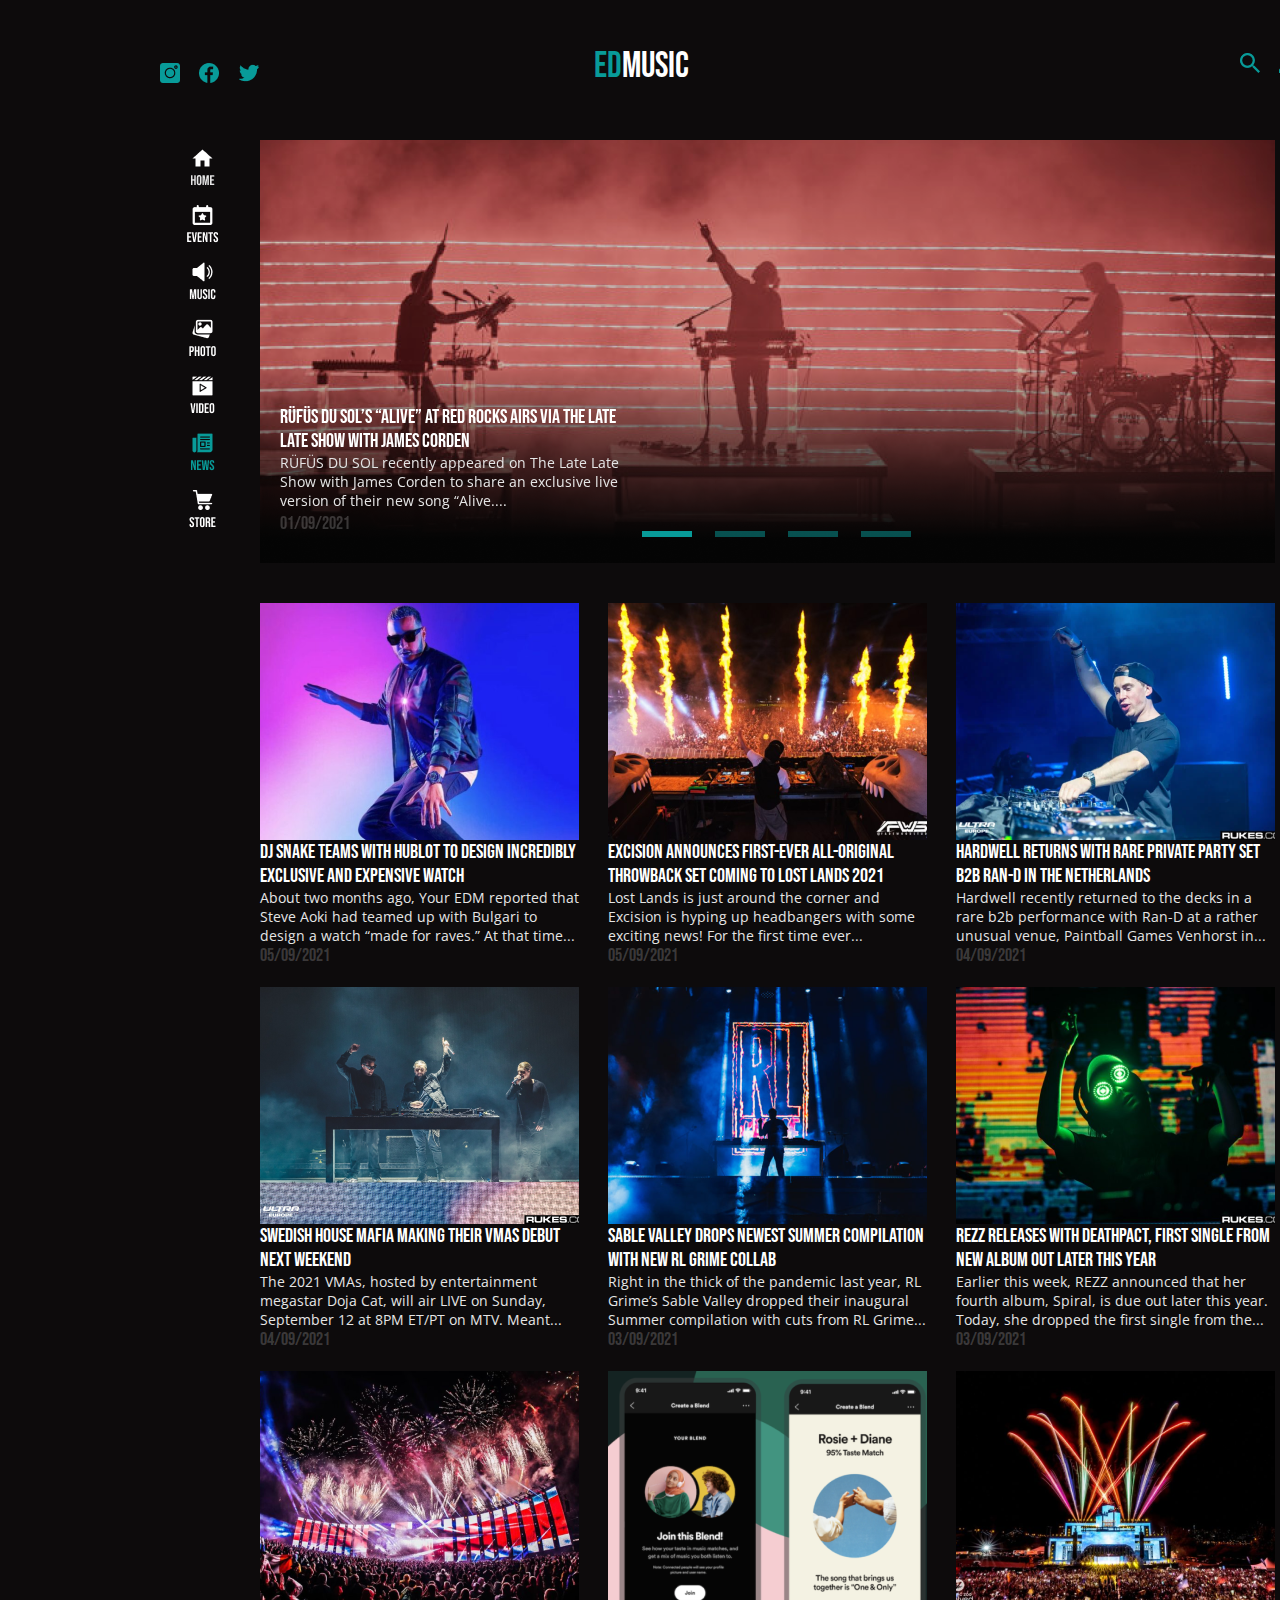
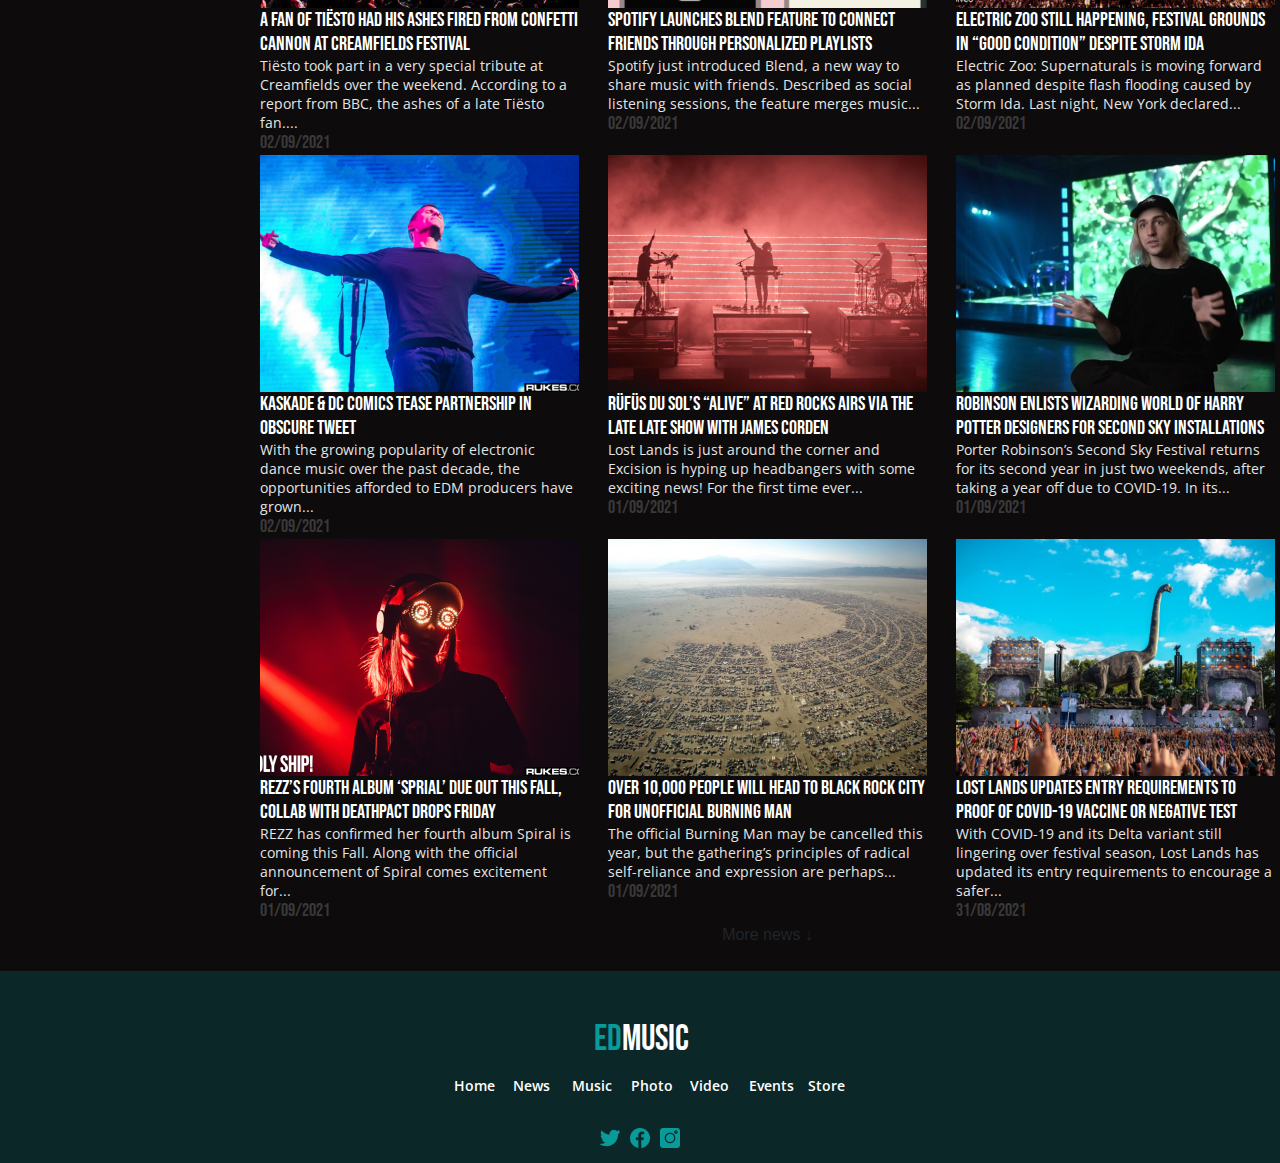
<file: News.html>
<!DOCTYPE html>
<html lang="en">

<head>
    <meta charset="UTF-8">
    <meta http-equiv="X-UA-Compatible" content="IE=edge">
    <meta name="viewport" content="width=device-width, initial-scale=1.0">
    <link rel="preconnect" href="https://fonts.googleapis.com">
    <link rel="preconnect" href="https://fonts.googleapis.com">
    <link rel="preconnect" href="https://fonts.gstatic.com" crossorigin>
    <link href="https://fonts.googleapis.com/css2?family=Bebas+Neue&family=Montserrat:wght@700&display=swap" rel="stylesheet">
    <link href="https://fonts.googleapis.com/css2?family=Open+Sans:wght@600&display=swap" rel="stylesheet">
    <link href="https://fonts.googleapis.com/css2?family=Open+Sans:wght@400;600&display=swap" rel="stylesheet">
    <link rel="stylesheet" href="/css_without_content/menu.css">
    <link rel="stylesheet" href="/css_without_content/header.css">
    <link rel="stylesheet" href="/css_without_content/footter.css">
    <link rel="stylesheet" href="/news_css/news.css">
    <link rel="stylesheet" href="/news_css/news_.mobile.css" media="all and (max-width: 375px)">
    <script src="https://ajax.googleapis.com/ajax/libs/jquery/3.5.1/jquery.min.js"></script>
    <script src="https://cdnjs.cloudflare.com/ajax/libs/popper.js/1.16.0/umd/popper.min.js"></script>
    <script src="https://maxcdn.bootstrapcdn.com/bootstrap/4.5.2/js/bootstrap.min.js"></script>
    <link rel="stylesheet" href="https://maxcdn.bootstrapcdn.com/bootstrap/4.5.2/css/bootstrap.min.css">

    <title>EDM MUSIC</title>
</head>
<header>
    <div class="header_text_part"><text class="header_text"><text class="header_text_ED">ED</text>MUSIC</text>
    </div>
    </label>
    <ul class="networks position_left">
        <li class="ul_in_line menu_li">
            <a class="instagram" href="#" title="instagram"><img src="img/free-icon-instagram-1051313 1 (1).png" alt="instagram"></a>
        </li>
        <li class="ul_in_line menu_li">
            <a class="facebook" href="#" title="facebook"><img src="img/free-icon-facebook-circular-logo-20673 1 (4).png" alt="facebook"></a>
        </li>
        <li class="ul_in_line menu_li">
            <a class="twitter" href="#" title="twitter"><img src="img/free-icon-twitter-152809 1 (3).png" alt="twitter"></a>
        </li>
    </ul>
    <ul class="networks position_right">
        <li class="ul_in_line menu_li"> <img class="search" src="img/search.png" alt="search"></a>
        </li>
        <li class="ul_in_line menu_li"> <img class="person" src="img/person.png" alt="authorisation"></a>
        </li>
    </ul>
</header>

<div class="menu">
    <a class="menu_part" href="/index.html" title="Homw"><img src="/img/Property 1=home, Property 2=inactive.png" alt=""></a>
    <a class="menu_part" href="#" title="Events"><img src="/img/Property 1=events, Property 2=inactive.png" alt=""></a>
    <a class="menu_part" href="/Music.html" title="Music"><img src="img/Property 1=music, Property 2=inactive.png" alt=""></a>
    <a class="menu_part" href="/Photo.html" title="Photos"><img src="/img/Property 1=photo, Property 2=inactive.png"></a>
    <a class="menu_part" href="#" title="Video"><img src="img/Property 1=video, Property 2=inactive.png"></a>
    <a class="menu_part" href="#" title="News"><img src="img/Property 1=news, Property 2=active.png" alt=""></a>
    <a class="menu_part" href="#" title="Store"><img src="img/Property 1=store, Property 2=inactive.png" alt=""></a>
</div>

<body class="body">
    <main class="content">
        <div class="news_carousel">
            <div id="demo" class="carousel slide" data-ride="carousel">
                <!-- Indicators -->
                <ul class="carousel-indicators">
                    <li data-target="#demo" data-slide-to="0" class="active"></li>
                    <li data-target="#demo" data-slide-to="1"></li>
                    <li data-target="#demo" data-slide-to="2"></li>
                    <li data-target="#demo" data-slide-to="3"></li>
                </ul>
                <!-- The slideshow -->
                <div class="carousel-inner">
                    <div class="carousel-item active">
                        <div class="flex_block">
                            <article class="carousel_news">RÜFÜS DU SOL’s “Alive” at Red Rocks Airs via The Late Late Show with James Corden </article>
                            <article class="carousel_text">RÜFÜS DU SOL recently appeared on The Late Late Show with James Corden to share an exclusive live version of their new song “Alive....</article>
                            <article class="carousel_data">01/09/2021</article>
                        </div>
                        <img src="/news/Group 20 (22).png">
                    </div>
                    <div class="carousel-item">
                        <div class="flex_block">
                            <article class="carousel_news" style="width: 425px;height: 24;">Swedish House Mafia Making Their VMAs Debut Next Weekend</article>
                            <article class="carousel_text">The 2021 VMAs, hosted by entertainment megastar Doja Cat, will air LIVE on Sunday, September 12 at 8PM ET/PT on MTV. Meant...</article>
                            <article class="carousel_data">04/09/2021</article>
                        </div>
                        <img src="/news/Group 20 (19).png">
                    </div>
                    <div class="carousel-item">
                        <div class="flex_block">
                            <article class="carousel_news">REZZ Releases with Deathpact, First Single From New Album Out Later This Year</article>
                            <article class="carousel_text">Earlier this week, REZZ announced that her fourth album, Spiral, is due out later this year. Today, she dropped the first single from the...</article>
                            <article class="carousel_data">03/09/2021</article>
                        </div>
                        <img src="/news/Group 20 (20).png">

                    </div>
                    <div class="carousel-item">
                        <div class="flex_block">
                            <article class="carousel_news">Robinson Enlists Wizarding World of Harry Potter Designers For Second Sky Installations</article>
                            <article class="carousel_text">Porter Robinson’s Second Sky Festival returns for its second year in just two weekends, after taking a year off due to COVID-19. In its...</article>
                            <article class="carousel_data">01/09/2021</article>
                        </div>
                        <img src="/news/Group 20 (21).png">
                    </div>
                </div>
            </div>
        </div>
        <div class="news_carousel_mobile">
            <div id="demo" class="carousel slide" data-ride="carousel">
                <!-- Indicators -->
                <ul class="carousel-indicators">
                    <li data-target="#demo" data-slide-to="0" class="active"></li>
                    <li data-target="#demo" data-slide-to="1"></li>
                    <li data-target="#demo" data-slide-to="2"></li>
                    <li data-target="#demo" data-slide-to="3"></li>
                </ul>
                <!-- The slideshow -->
                <div class="carousel-inner">
                    <div class="carousel-item active">
                        <article class="carousel_news">RÜFÜS DU SOL’s “Alive” at Red Rocks Airs via The Late Late Show with James Corden </article>
                        <article class="carousel_text">RÜFÜS DU SOL recently appeared on The Late Late Show with James Corden to share an exclusive live version of their new song “Alive....</article>
                        <article class="carousel_data">01/09/2021</article>
                        <img src="/news/Group 53.png">
                    </div>
                </div>
            </div>
        </div>
        <div class="news">
            <a href="#" style="margin-left: 0px;">
                <img src="/news/Rectangle 41 (16).png" alt="">
                <article class="title">DJ Snake Teams With Hublot To Design Incredibly Exclusive and Expensive Watch</article>
                <article class="text">About two months ago, Your EDM reported that Steve Aoki had teamed up with Bulgari to design a watch “made for raves.” At that time...</article>
                <article class="data">05/09/2021</article>
            </a>
            <a href="#">
                <img src="/news/Rectangle 41 (17).png" alt="">
                <article class="title">Excision Announces First-Ever All-Original Throwback Set Coming to Lost Lands 2021</article>
                <article class="text">Lost Lands is just around the corner and Excision is hyping up headbangers with some exciting news! For the first time ever...</article>
                <article class="data">05/09/2021</article>
            </a>
            <a href="#">
                <img src="/news/Rectangle 41 (18).png" alt="">
                <article class="title">Hardwell Returns with Rare Private Party Set b2b Ran-D in the Netherlands</article>
                <article class="text">Hardwell recently returned to the decks in a rare b2b performance with Ran-D at a rather unusual venue, Paintball Games Venhorst in...</article>
                <article class="data">04/09/2021</article>
            </a>
            <a href="#" style="margin-left: 0px;">
                <img src="/news/Rectangle 41 (19).png" alt="">
                <article class="title">Swedish House Mafia Making Their VMAs Debut Next Weekend</article>
                <article class="text">The 2021 VMAs, hosted by entertainment megastar Doja Cat, will air LIVE on Sunday, September 12 at 8PM ET/PT on MTV. Meant...</article>
                <article class="data">04/09/2021</article>
            </a>
            <a href="#">
                <img src="/news/Rectangle 41 (20).png " alt=" ">
                <article class="title ">Sable Valley Drops Newest Summer Compilation With New RL Grime Collab</article>
                <article class="text ">Right in the thick of the pandemic last year, RL Grime’s Sable Valley dropped their inaugural Summer compilation with cuts from RL Grime...</article>
                <article class="data ">03/09/2021</article>
            </a>
            <a href="# ">
                <img src="/news/Rectangle 41 (21).png " alt=" ">
                <article class="title ">REZZ Releases with Deathpact, First Single From New Album Out Later This Year</article>
                <article class="text ">Earlier this week, REZZ announced that her fourth album, Spiral, is due out later this year. Today, she dropped the first single from the...</article>
                <article class="data ">03/09/2021</article>
            </a>
            <a href="# " style="margin-left: 0px; ">
                <img src="/news/Rectangle 41 (22).png " alt=" ">
                <article class="title ">A Fan Of Tiësto Had His Ashes Fired from Confetti Cannon at Creamfields Festival</article>
                <article class="text ">Tiësto took part in a very special tribute at Creamfields over the weekend. According to a report from BBC, the ashes of a late Tiësto fan....</article>
                <article class="data ">02/09/2021</article>
            </a>
            <a href="# ">
                <img src="/news/Rectangle 41 (23).png " alt=" ">
                <article class="title ">Spotify Launches Blend Feature to Connect Friends Through Personalized Playlists</article>
                <article class="text ">Spotify just introduced Blend, a new way to share music with friends. Described as social listening sessions, the feature merges music...</article>
                <article class="data ">02/09/2021</article>
            </a>
            <a href="# ">
                <img src="/news/Rectangle 41 (24).png " alt=" ">
                <article class="title ">Electric Zoo Still Happening, Festival Grounds in “Good Condition” Despite Storm Ida</article>
                <article class="text ">Electric Zoo: Supernaturals is moving forward as planned despite flash flooding caused by Storm Ida. Last night, New York declared...</article>
                <article class="data ">02/09/2021</article>
            </a>
            <a href="# " style="margin-left: 0px; ">
                <img src="/news/Rectangle 41 (25).png " alt=" ">
                <article class="title ">Kaskade & DC Comics Tease Partnership In Obscure Tweet</article>
                <article class="text ">With the growing popularity of electronic dance music over the past decade, the opportunities afforded to EDM producers have grown...</article>
                <article class="data ">02/09/2021</article>
            </a>
            <a href="# ">
                <img src="/news/Rectangle 41 (26).png " alt=" ">
                <article class="title ">RÜFÜS DU SOL’s “Alive” at Red Rocks Airs via The Late Late Show with James Corden</article>
                <article class="text ">Lost Lands is just around the corner and Excision is hyping up headbangers with some exciting news! For the first time ever...</article>
                <article class="data ">01/09/2021</article>
            </a>
            <a href="# ">
                <img src="/news/Rectangle 41 (27).png " alt=" ">
                <article class="title ">Robinson Enlists Wizarding World of Harry Potter Designers For Second Sky Installations</article>
                <article class="text ">Porter Robinson’s Second Sky Festival returns for its second year in just two weekends, after taking a year off due to COVID-19. In its...</article>
                <article class="data ">01/09/2021</article>
            </a>
            <a href="# " style="margin-left: 0px; ">
                <img src="/news/Rectangle 41 (28).png " alt=" ">
                <article class="title ">REZZ’s Fourth Album ‘Sprial’ Due Out This Fall, Collab with DEATHPACT Drops Friday</article>
                <article class="text ">REZZ has confirmed her fourth album Spiral is coming this Fall. Along with the official announcement of Spiral comes excitement for...</article>
                <article class="data ">01/09/2021</article>
            </a>
            <a href="# ">
                <img src="/news/Rectangle 41 (29).png " alt=" ">
                <article class="title ">Over 10,000 People Will Head To Black Rock City For Unofficial Burning Man </article>
                <article class="text ">The official Burning Man may be cancelled this year, but the gathering’s principles of radical self-reliance and expression are perhaps...</article>
                <article class="data ">01/09/2021</article>
            </a>
            <a href="# ">
                <img src="/news/Rectangle 41 (30).png " alt=" ">
                <article class="title ">Lost Lands Updates Entry Requirements to Proof of COVID-19 Vaccine or Negative Test</article>
                <article class="text ">With COVID-19 and its Delta variant still lingering over festival season, Lost Lands has updated its entry requirements to encourage a safer...</article>
                <article class="data ">31/08/2021</article>
            </a>
        </div>
        <div class="news_mobile">
            <a href="#" style="margin-left: 0px;margin-top: 36px;">
                <img src="/news/Rectangle 41 (16).png" alt="">
                <article class="title">DJ Snake Teams With Hublot To Design Incredibly Exclusive and Expensive Watch</article>
                <article class="text">About two months ago, Your EDM reported that Steve Aoki had teamed up with Bulgari to design a watch “made for raves.” At that time...</article>
                <article class="data">05/09/2021</article>
            </a>
            <a href="#">
                <img src="/news/Rectangle 41 (17).png" alt="">
                <article class="title">Excision Announces First-Ever All-Original Throwback Set Coming to Lost Lands 2021</article>
                <article class="text">Lost Lands is just around the corner and Excision is hyping up headbangers with some exciting news! For the first time ever...</article>
                <article class="data">05/09/2021</article>
            </a>
            <a href="#">
                <img src="/news/Rectangle 41 (18).png" alt="">
                <article class="title">Hardwell Returns with Rare Private Party Set b2b Ran-D in the Netherlands</article>
                <article class="text">Hardwell recently returned to the decks in a rare b2b performance with Ran-D at a rather unusual venue, Paintball Games Venhorst in...</article>
                <article class="data">04/09/2021</article>
            </a>
            <a href="#" style="margin-left: 0px;">
                <img src="/news/Rectangle 41 (19).png" alt="">
                <article class="title">Swedish House Mafia Making Their VMAs Debut Next Weekend</article>
                <article class="text">The 2021 VMAs, hosted by entertainment megastar Doja Cat, will air LIVE on Sunday, September 12 at 8PM ET/PT on MTV. Meant...</article>
                <article class="data">04/09/2021</article>
            </a>
            <a href="#">
                <img src="/news/Rectangle 41 (20).png " alt=" ">
                <article class="title ">Sable Valley Drops Newest Summer Compilation With New RL Grime Collab</article>
                <article class="text ">Right in the thick of the pandemic last year, RL Grime’s Sable Valley dropped their inaugural Summer compilation with cuts from RL Grime...</article>
                <article class="data ">03/09/2021</article>
            </a>
            <a href="# ">
                <img src="/news/Rectangle 41 (21).png " alt=" ">
                <article class="title ">REZZ Releases with Deathpact, First Single From New Album Out Later This Year</article>
                <article class="text ">Earlier this week, REZZ announced that her fourth album, Spiral, is due out later this year. Today, she dropped the first single from the...</article>
                <article class="data ">03/09/2021</article>
            </a>
        </div>
        <article class="more_news" style="margin: 0px auto">More news &darr;</article>
    </main>
    <footer style="margin-top: 24px;">
        <div class="footer_text_part ">
            <text class="footer_text "><text class="footer_text_ED ">ED</text>MUSIC</text>
        </div>
        <div class="links ">
            <a class="footer_link " href="/index.html" title="Home">Home</a>
            <a class="footer_link " href="#" title="News ">News</a>
            <a class="footer_link " href="/Music.html" title="Music ">Music</a>
            <a class="footer_link " href="/Photo.html" title="Photo ">Photo</a>
            <a class="footer_link " href="#" title="Video ">Video</a>
            <a class="footer_link " href="#" title="Events ">Events</a>
            <a class="footer_link " href="#" title="Store ">Store</a>
        </div>
        <div class="networks_footer ">
            <a class="twitter " href=" "><img src="img/free-icon-twitter-152809 1 (3).png " alt="twitter "></a>
            <a class="facebook " href=" "><img src="img/free-icon-facebook-circular-logo-20673 1 (4).png " alt="facebook "></a>
            <a class="instagram " href=" "><img src="img/free-icon-instagram-1051313 1 (1).png " alt="instagram "></a>
        </div>
    </footer>

</body>

</html>
</file>
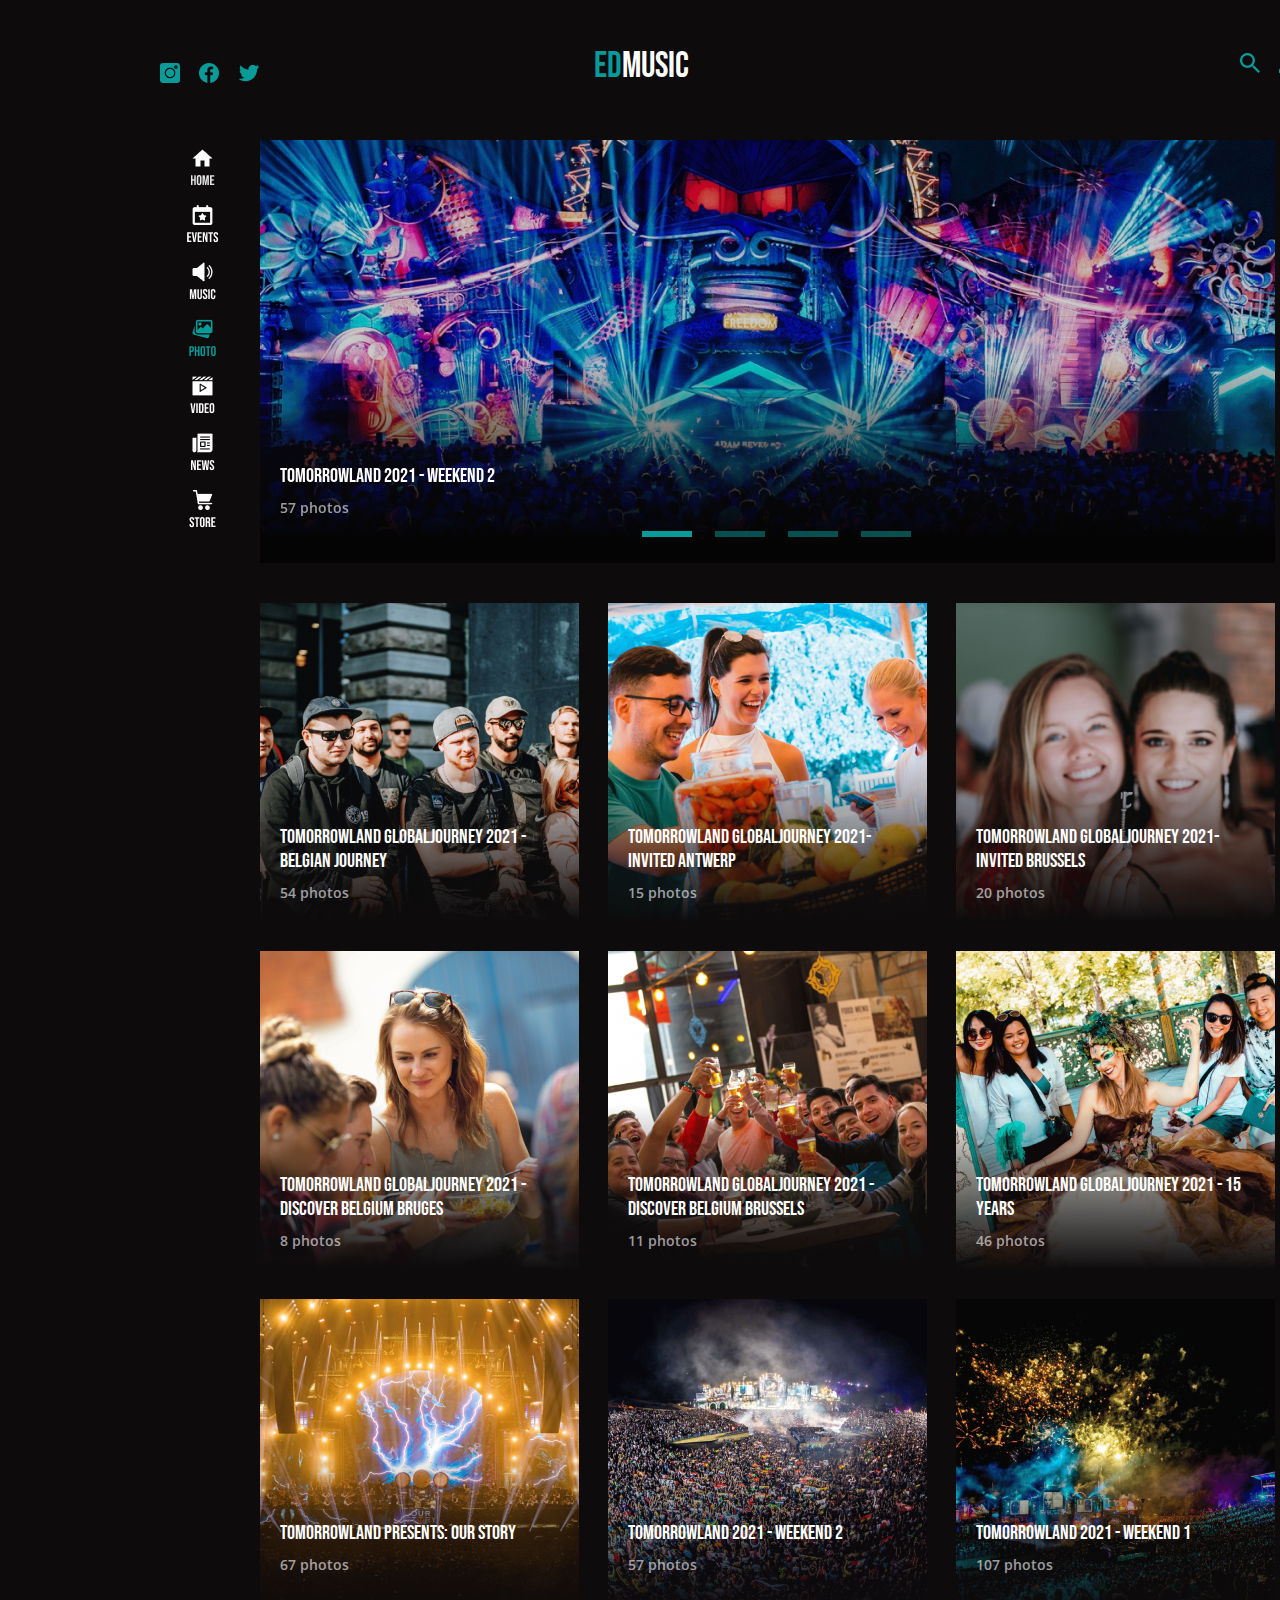
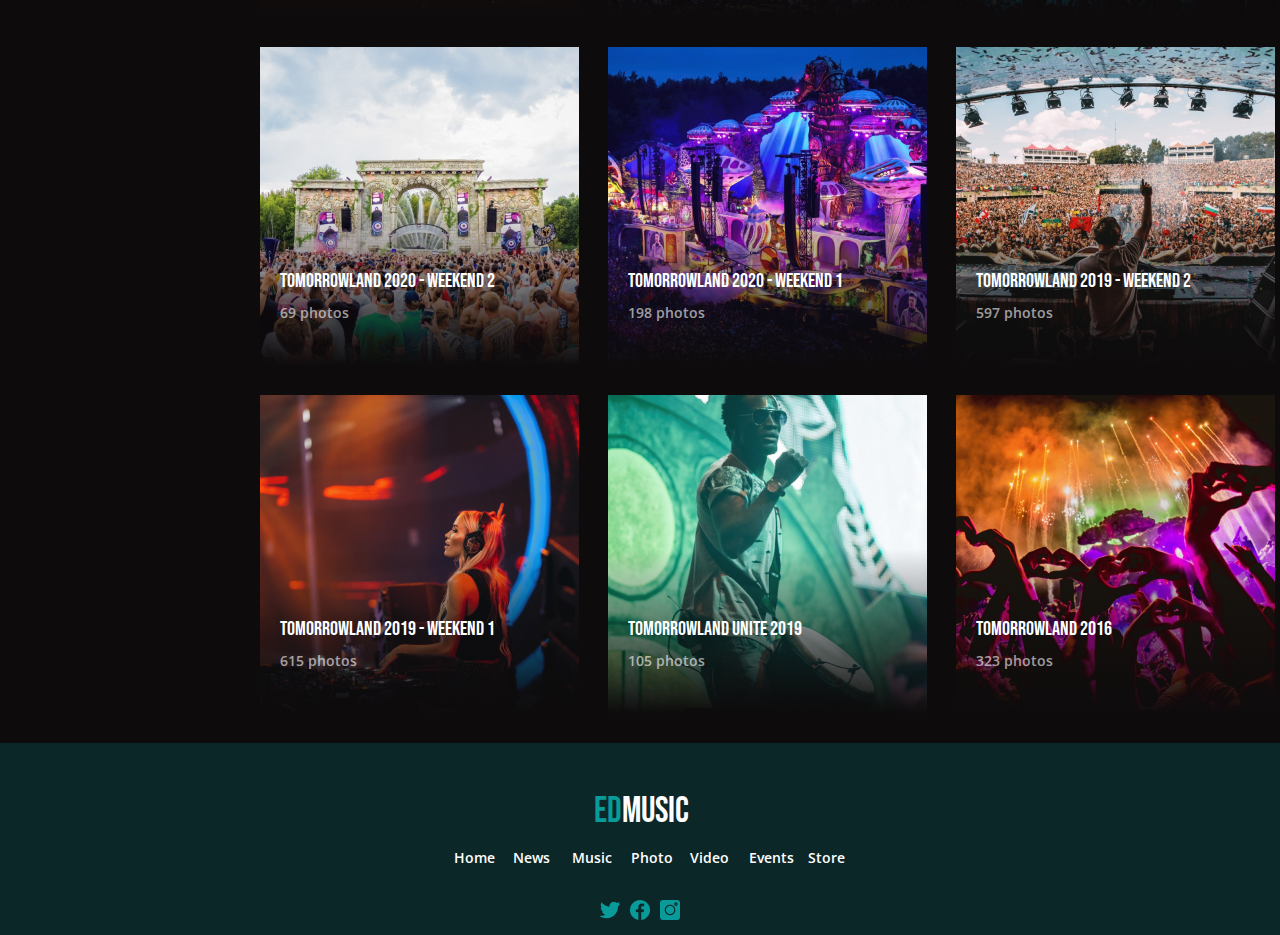
<file: Photo.html>
<!DOCTYPE html>
<html lang="en">

<head>
    <meta charset="UTF-8">
    <meta http-equiv="X-UA-Compatible" content="IE=edge">
    <meta name="viewport" content="width=device-width, initial-scale=1.0">
    <link rel="preconnect" href="https://fonts.googleapis.com">
    <link rel="preconnect" href="https://fonts.googleapis.com">
    <link rel="preconnect" href="https://fonts.gstatic.com" crossorigin>
    <link href="https://fonts.googleapis.com/css2?family=Bebas+Neue&family=Montserrat:wght@700&display=swap" rel="stylesheet">
    <link href="https://fonts.googleapis.com/css2?family=Open+Sans:wght@600&display=swap" rel="stylesheet">
    <link href="https://fonts.googleapis.com/css2?family=Open+Sans:wght@400;600&display=swap" rel="stylesheet">
    <link rel="stylesheet" href="/css_without_content/menu.css">
    <link rel="stylesheet" href="/css_without_content/header.css">
    <link rel="stylesheet" href="/css_without_content/footter.css">
    <link rel="stylesheet" href="/photo_css/photo.css" media="all and (min-width: 375px)">
    <link rel="stylesheet" href="/photo_css/photo_mobile.css" media="all and (max-width: 375px)">
    <script src="https://ajax.googleapis.com/ajax/libs/jquery/3.5.1/jquery.min.js"></script>
    <script src="https://cdnjs.cloudflare.com/ajax/libs/popper.js/1.16.0/umd/popper.min.js"></script>
    <script src="https://maxcdn.bootstrapcdn.com/bootstrap/4.5.2/js/bootstrap.min.js"></script>
    <link rel="stylesheet" href="https://maxcdn.bootstrapcdn.com/bootstrap/4.5.2/css/bootstrap.min.css">
    <title>EDM MUSIC</title>
</head>

<body class="body">
    <header>
        <div class="header_text_part"><text class="header_text"><text class="header_text_ED">ED</text>MUSIC</text>
        </div>
        <ul class="networks position_left">
            <li class="ul_in_line menu_li">
                <a class="instagram" href="#" title="instagram"><img src="img/free-icon-instagram-1051313 1 (1).png" alt="instagram"></a>
            </li>
            <li class="ul_in_line menu_li">
                <a class="facebook" href="#" title="facebook"><img src="img/free-icon-facebook-circular-logo-20673 1 (4).png" alt="facebook"></a>
            </li>
            <li class="ul_in_line menu_li">
                <a class="twitter" href="#" title="twitter"><img src="img/free-icon-twitter-152809 1 (3).png" alt="twitter"></a>
            </li>
        </ul>
        <ul class="networks position_right">
            <li class="ul_in_line menu_li"> <img class="search" src="img/search.png" alt="search"></a>
            </li>
            <li class="ul_in_line menu_li"> <img class="person" src="img/person.png" alt="authorisation"></a>
            </li>
        </ul>
    </header>

    <div class="menu">
        <a class="menu_part" href="/index.html" title="Homw"><img src="/albums/button (1).png" alt=""></a>
        <a class="menu_part" href="#" title="Events"><img src="/img/Property 1=events, Property 2=inactive.png" alt=""></a>
        <a class="menu_part" href="/Music.html" title="Music"><img src="img/Property 1=music, Property 2=inactive.png" alt=""></a>
        <a class="menu_part" href="#" title="Photos"><img src="/albums/button.png"></a>
        <a class="menu_part" href="#" title="Video"><img src="img/Property 1=video, Property 2=inactive.png"></a>
        <a class="menu_part" href="/News.html" title="News"><img src="img/Property 1=news, Property 2=inactive.png" alt=""></a>
        <a class="menu_part" href="#" title="Store"><img src="img/Property 1=store, Property 2=inactive.png" alt=""></a>
    </div>
    <main class="content">
        <div class="albums_carousel">
            <div id="demo" class="carousel slide" data-ride="carousel">
                <!-- Indicators -->
                <ul class="carousel-indicators">
                    <li data-target="#demo" data-slide-to="0" class="active"></li>
                    <li data-target="#demo" data-slide-to="1"></li>
                    <li data-target="#demo" data-slide-to="2"></li>
                    <li data-target="#demo" data-slide-to="3"></li>
                </ul>
                <!-- The slideshow -->
                <div class="carousel-inner">
                    <div class="carousel-item active">
                        <article class="album_title">TOMORROWLAND 2021 - WEEKEND 2 </article>
                        <article class="number_of_photos">57 photos</article>
                        <img src="/albums/Group 20 (27).png">
                    </div>
                    <div class="carousel-item">
                        <article class="album_title">TOMORROWLAND PRESENTS: OUR STORY</article>
                        <article class="number_of_photos">67 photos</article>
                        <img src="/albums/Group 20 (28).png">
                    </div>
                    <div class="carousel-item">
                        <article class="album_title">TOMORROWLAND 2021 - WEEKEND 1</article>
                        <article class="number_of_photos">107 photos</article>
                        <img src="/albums/Group 20 (30).png">

                    </div>
                    <div class="carousel-item">
                        <article class="album_title">TOMORROWLAND 2021 - WEEKEND 2</article>
                        <article class="number_of_photos">107 photos</article>
                        <img src="/albums/Group 20 (31).png">
                    </div>
                </div>
            </div>
        </div>
        <div class="photos">
            <a href="#" class="album_1" style="  margin-left: 0px;">
                <article class="album_title">TOMORROWLAND GLOBALJOURNEY 2021 - BELGIAN JOURNEY</article>
                <article class="number_of_photos">54 photos</article>
            </a>
            <a href="#" class="album_2">
                <article class="album_title">TOMORROWLAND GLOBALJOURNEY 2021-<br> INVITED ANTWERP</article>
                <article class="number_of_photos ">15 photos</article>
            </a>
            <a href="#" class="album_3">
                <article class="album_title">TOMORROWLAND GLOBALJOURNEY 2021-<br> INVITED BRUSSELS</article>
                <article class="number_of_photos ">20 photos</article>
            </a>
            <a href="#" class="album_4" style="  margin-left: 0px;">
                <article class="album_title">TOMORROWLAND GLOBALJOURNEY 2021 - DISCOVER BELGIUM BRUGES</article>
                <article class="number_of_photos ">8 photos</article>
            </a>
            <a href="#" class="album_5">
                <article class="album_title">TOMORROWLAND GLOBALJOURNEY 2021 - DISCOVER BELGIUM BRUSSELS</article>
                <article class="number_of_photos ">11 photos</article>
            </a>
            <a href="#" class="album_6">
                <article class="album_title">TOMORROWLAND GLOBALJOURNEY 2021 - 15 YEARS</article>
                <article class="number_of_photos ">46 photos</article>
            </a>
            <a href="#" class="album_7" style="  margin-left: 0px;">
                <article class="album_title">TOMORROWLAND PRESENTS: OUR STORY</article>
                <article class="number_of_photos ">67 photos</article>
            </a>
            <a href="#" class="album_8">
                <article class="album_title">TOMORROWLAND 2021 - WEEKEND 2</article>
                <article class="number_of_photos ">57 photos</article>
            </a>
            <a href="#" class="album_9">
                <article class="album_title">TOMORROWLAND 2021 - WEEKEND 1</article>
                <article class="number_of_photos ">107 photos</article>
            </a>
            <a href="#" class="album_10" style="  margin-left: 0px;">
                <article class="album_title">TOMORROWLAND 2020 - WEEKEND 2</article>
                <article class="number_of_photos ">69 photos</article>
            </a>
            <a href="#" class="album_11">
                <article class="album_title">TOMORROWLAND 2020 - WEEKEND 1</article>
                <article class="number_of_photos ">198 photos</article>
            </a>
            <a href="#" class="album_12">
                <article class="album_title">TOMORROWLAND 2019 - WEEKEND 2</article>
                <article class="number_of_photos ">597 photos</article>
            </a>
            <a href="#" class="album_13" style="  margin-left: 0px;">
                <article class="album_title">TOMORROWLAND 2019 - WEEKEND 1</article>
                <article class="number_of_photos ">615 photos</article>
            </a>
            <a href="#" class="album_14">
                <article class="album_title">TOMORROWLAND UNITE 2019</article>
                <article class="number_of_photos ">105 photos</article>
            </a>
            <a href="#" class="album_15">
                <article class="album_title">TOMORROWLAND 2016</article>
                <article class="number_of_photos ">323 photos</article>
            </a>
        </div>
    </main>
    <footer>
        <div class="footer_text_part">
            <text class="footer_text"><text class="footer_text_ED">ED</text>MUSIC</text>
        </div>
        <div class="links">
            <a class="footer_link " href="/index.html" title="Home">Home</a>
            <a class="footer_link " href="/News.html" title="News ">News</a>
            <a class="footer_link " href="/Music.html" title="Music ">Music</a>
            <a class="footer_link " href="#" title="Photo ">Photo</a>
            <a class="footer_link " href="#" title="Video ">Video</a>
            <a class="footer_link " href="#" title="Events ">Events</a>
            <a class="footer_link " href="#" title="Store ">Store</a>
        </div>
        <div class="networks_footer">
            <a class="twitter" href=""><img src="img/free-icon-twitter-152809 1 (3).png" alt="twitter"></a>
            <a class="facebook" href=""><img src="img/free-icon-facebook-circular-logo-20673 1 (4).png" alt="facebook"></a>
            <a class="instagram" href=""><img src="img/free-icon-instagram-1051313 1 (1).png" alt="instagram"></a>
        </div>
    </footer>

</body>

</html>
</file>
<file: css_without_content/menu.css>
.menu {
    position: absolute;
    width: 65px;
    height: 423px;
    list-style: none;
    display: block;
    margin-left: 160px;
}

.menu_part {
    letter-spacing: 0em;
    text-align: left;
    width: 220px;
    padding: 10px;
}

.menu img {
    width: 65px;
    height: 57px;
}

.menu img:hover {
    width: 63px;
    height: 55px;
    border: solid 2px beige;
}
</file>
<file: css_without_content/header.css>
.header {
    display: flex;
    align-items: center;
    justify-content: center;
    width: 100%;
    height: 113px;
    margin: 0px auto;
    background: url("/img/Line1.png") no-repeat center;
}

.header_text_part {
    display: flex;
    align-items: center;
    justify-content: center;
}

.header_text {
    padding-top: 28px;
    position: relative;
    width: 93px;
    height: 43px;
    font-family: Bebas Neue;
    margin-top: 17px;
    font-size: 36px;
    font-style: normal;
    line-height: 44px;
    letter-spacing: 0em;
    text-align: center;
    color: #ffffff;
}

.header_text text {
    color: #089B99;
}

.ul_in_line {
    list-style: none;
    display: inline;
    padding-right: 15px;
}

.ul_in_line img:hover {
    border: solid 1px bisque;
}

.position_left {
    position: relative;
    left: 120px;
}

.position_right {
    position: relative;
    left: 1200px;
    top: -50px;
}
</file>
<file: css_without_content/footter.css>
footer {
    background: rgba(8, 155, 153, 0.2);
    width: 100%;
    height: 192px;
}

.footer_text_part {
    display: flex;
    align-items: center;
    justify-content: center;
}

.footer_text {
    padding-top: 30px;
    position: relative;
    width: 93px;
    height: 43px;
    font-family: Bebas Neue;
    margin-top: 17px;
    font-size: 36px;
    font-style: normal;
    line-height: 44px;
    letter-spacing: 0em;
    text-align: center;
    color: #ffffff;
}

.footer_text text {
    color: #089B99;
}

.links {
    width: 557px;
    height: 29px;
    text-decoration: none;
    display: flex;
    align-items: center;
    justify-content: center;
    margin: auto;
    margin-top: 30px;
}

.links a {
    font-family: Open Sans;
    font-style: normal;
    font-weight: 600;
    font-size: 14px;
    line-height: 19px;
    padding-left: 0px;
    text-align: center;
    color: #ffffff;
    text-decoration: none;
    margin-left: 20px;
    padding-right: 10px;
}

.links a:hover {
    text-decoration: none;
    color: brown;
    font-style: normal;
    font-weight: 600;
    font-size: 14px;
    line-height: 19px;
    letter-spacing: 0em;
    text-align: center;
}

.footer_link {
    width: 39px;
    height: 19px;
    padding: 30px;
}

.networks_footer {
    margin-top: 30px;
    display: flex;
    justify-content: center;
    margin: 0px auto;
    padding-top: 30px;
    width: 90px;
    height: 20px;
}

.networks_footer a {
    margin: 5px;
}
</file>
<file: news_css/news.css>
html {
    background-color: #181727;
    display: grid;
}

.body {
    background-color: #0D0B0C !important;
    display: block;
    width: 100%;
    max-width: 1440px;
    margin: 0px auto;
}

header,
main,
footer {
    display: block;
    width: 100%;
    max-width: 1440px;
    margin: 0px auto;
}

.content {
    display: flex;
    justify-content: center;
    align-items: center;
    flex-wrap: wrap;
    max-width: 1015px;
    margin-left: 260px;
}

.news_mobile {
    display: none;
}

.news_carousel {
    width: 1015px;
    height: 423px;
}

.news_carousel .carousel_news {
    width: 363px;
    height: 137px;
    position: absolute;
    font-family: Bebas Neue;
    font-style: normal;
    font-weight: normal;
    font-size: 20px;
    line-height: 24px;
    color: #FFFFFF;
    margin-top: 220px;
    margin-left: 20px;
    display: flex;
    align-items: center;
}

.carousel-indicators li {
    box-sizing: content-box;
    -ms-flex: 0 1 auto;
    flex: 0 1 auto;
    width: 50px;
    height: 6px;
    margin-right: 3px;
    margin-left: 3px;
    text-indent: -999px;
    cursor: pointer;
    background-color: #089B99;
    background-clip: padding-box;
    border-top: 10px solid transparent;
    border-bottom: 10px solid transparent;
    opacity: .5;
    transition: opacity .6s ease;
}

.carousel-indicators .active {
    opacity: 1;
}

.news_carousel .carousel_text {
    width: 363px;
    height: 137px;
    position: absolute;
    font-family: Open Sans;
    font-style: normal;
    font-weight: normal;
    font-size: 14px;
    line-height: 19px;
    color: #E5E5E5;
    margin-top: 273px;
    margin-left: 20px;
    display: flex;
    align-items: center;
}

.news_carousel .carousel_data {
    width: 363px;
    height: 137px;
    font-family: Bebas Neue;
    position: absolute;
    font-style: normal;
    font-weight: normal;
    font-size: 18px;
    line-height: 22px;
    color: rgba(255, 255, 255, 0.2);
    margin-top: 315px;
    margin-left: 20px;
    display: flex;
    align-items: center;
}

.news {
    display: flex;
    flex-wrap: wrap;
    align-items: center;
    margin-top: 40px;
}

.news a {
    text-decoration: none;
    margin-left: 29px;
    width: 319px;
    height: 384px;
}

.news img {
    width: 319px;
    height: 237px;
}

.news a:hover {
    width: 319px;
    height: 384px;
}

.title {
    font-family: Bebas Neue;
    font-style: normal;
    font-weight: 400;
    font-size: 20px;
    line-height: 24px;
    display: flex;
    align-items: center;
    color: #FFFFFF;
}

.text {
    font-family: Open Sans;
    font-style: normal;
    font-weight: 400px;
    font-size: 14px;
    line-height: 19px;
    color: #E5E5E5;
}

.data {
    font-family: Bebas Neue;
    font-style: normal;
    font-weight: 400px;
    font-size: 18px;
    line-height: 22px;
    display: flex;
    align-items: center;
    color: rgba(255, 255, 255, 0.2);
}

.news_carousel_mobile {
    width: 375px;
    display: none;
}

.carousel-indicators li {
    width: 50px !important;
    height: 6px !important;
    background-color: #089B99 !important;
    margin-left: 20px !important;
}

.carousel-indicators .active {
    opacity: 1;
}
</file>
<file: news_css/news_.mobile.css>
html {
    background-color: #181727;
    display: grid;
}

.body {
    background-color: #0D0B0C !important;
    display: block;
    width: 100%;
    max-width: 375px;
    margin: 0px auto;
}

header,
main,
footer {
    display: block;
    width: 100%;
    max-width: 375px;
    margin: 0px auto;
}

.menu {
    display: none;
}

.content {
    display: flex;
    justify-content: center;
    align-items: center;
    flex-wrap: wrap;
    max-width: 375px;
}

.carousel-indicators li {
    box-sizing: content-box;
    -ms-flex: 0 1 auto;
    flex: 0 1 auto;
    width: 50px;
    height: 6px;
    margin-right: 3px;
    margin-left: 3px;
    text-indent: -999px;
    cursor: pointer;
    background-color: #089B99;
    background-clip: padding-box;
    border-top: 10px solid transparent;
    border-bottom: 10px solid transparent;
    opacity: .5;
    transition: opacity .6s ease;
}

.carousel-indicators .active {
    opacity: 1;
}

.news_carousel_mobile {
    width: 375px;
    height: 423px;
}

.news_carousel {
    display: none;
}

.news_carousel_mobile .carousel_news {
    width: 363px;
    height: 137px;
    position: absolute;
    font-family: Bebas Neue;
    font-style: normal;
    font-weight: normal;
    font-size: 20px;
    line-height: 24px;
    color: #FFFFFF;
    margin-top: 220px;
    margin-left: 20px;
    display: flex;
    align-items: center;
}

.news_carousel_mobile .carousel_text {
    width: 363px;
    height: 137px;
    position: absolute;
    font-family: Open Sans;
    font-style: normal;
    font-weight: normal;
    font-size: 14px;
    line-height: 19px;
    color: #E5E5E5;
    margin-top: 273px;
    margin-left: 20px;
    display: flex;
    align-items: center;
}

.carousel-indicators li {
    width: 50px !important;
    height: 6px !important;
    background-color: #089B99 !important;
    margin-left: 20px !important;
}

.carousel-indicators .active {
    opacity: 1;
}
</file>
<file: photo_css/photo.css>
html {
    background-color: #181727;
    display: grid;
}

.body {
    background-color: #0D0B0C !important;
    display: block;
    width: 100%;
    max-width: 1440px;
    margin: 0px auto;
}

header,
main,
footer {
    display: block;
    width: 100%;
    max-width: 1440px;
    margin: 0px auto;
}

.content {
    display: flex;
    flex-wrap: wrap;
    max-width: 1015px;
    margin-left: 260px;
}

.photos {
    display: flex;
    flex-wrap: wrap;
    justify-content: center;
    align-items: center;
    margin-top: 40px;
}

.photos a {
    text-decoration: none;
    margin-left: 29px;
    margin-bottom: 29px;
}

.albums_carousel {
    width: 1050px;
    height: 423px;
    text-align: center;
    justify-content: center;
    align-items: center;
    flex-wrap: wrap;
}

.albums_carousel .album_title {
    position: absolute;
    font-family: Bebas Neue;
    font-size: 20px;
    font-style: normal;
    font-weight: 400;
    line-height: 24px;
    letter-spacing: 0em;
    text-align: left;
    color: #FFFFFF;
    margin-top: 324px;
    margin-left: 20px;
    left: 0;
    opacity: 1;
}

.albums_carousel .number_of_photos {
    position: absolute;
    font-family: Open Sans;
    font-size: 14px;
    font-style: normal;
    font-weight: 600;
    line-height: 19px;
    letter-spacing: 0em;
    text-align: left;
    color: rgba(255, 255, 255, 0.6);
    margin-top: 358px;
    margin-left: 20px;
    left: 0;
    opacity: 1;
}

.name_album1 {
    position: relative;
    font-family: Bebas Neue;
    font-style: normal;
    font-weight: normal;
    font-size: 20px;
    line-height: 24px;
    display: flex;
    align-items: center;
    color: #FFFFFF;
    margin-top: 222px;
    margin-left: 20px;
}

.name_album2 {
    position: relative;
    font-family: Open Sans;
    font-style: normal;
    font-weight: 600;
    font-size: 14px;
    line-height: 19px;
    display: flex;
    align-items: center;
    color: rgba(255, 255, 255, 0.6);
    margin-top: 10px;
    margin-left: 20px;
}

.album_title {
    position: relative;
    font-family: Bebas Neue;
    font-style: normal;
    font-weight: normal;
    font-size: 20px;
    line-height: 24px;
    display: flex;
    align-items: center;
    color: #FFFFFF;
    margin-top: 222px;
    margin-left: 20px;
}

.number_of_photos {
    position: relative;
    font-family: Open Sans;
    font-style: normal;
    font-weight: 600;
    font-size: 14px;
    line-height: 19px;
    display: flex;
    align-items: center;
    color: rgba(255, 255, 255, 0.6);
    margin-top: 10px;
    margin-left: 20px;
}

.album_1 {
    width: 319px;
    height: 319px;
    background-image: url("/albums/card1\ \(17\).png");
}

.album_2 {
    width: 319px;
    height: 319px;
    background-image: url("/albums/card1\ \(27\).png");
}

.album_3 {
    width: 319px;
    height: 319px;
    background-image: url("/albums/card1\ \(22\).png");
}

.album_4 {
    width: 319px;
    height: 319px;
    background-image: url("/albums/card1\ \(18\).png");
}

.album_5 {
    width: 319px;
    height: 319px;
    background-image: url("/albums/card1\ \(28\).png");
}

.album_6 {
    width: 319px;
    height: 319px;
    background-image: url("/albums/card1\ \(23\).png");
}

.album_7 {
    width: 319px;
    height: 319px;
    background-image: url("/albums/card1\ \(19\).png");
}

.album_8 {
    width: 319px;
    height: 319px;
    background-image: url("/albums/card1\ \(29\).png");
}

.album_9 {
    width: 319px;
    height: 319px;
    background-image: url("/albums/card1\ \(24\).png");
}

.album_10 {
    width: 319px;
    height: 319px;
    background-image: url("/albums/card1\ \(20\).png");
}

.album_11 {
    width: 319px;
    height: 319px;
    background-image: url("/albums/card1\ \(30\).png");
}

.album_12 {
    width: 319px;
    height: 319px;
    background-image: url("/albums/card1\ \(25\).png");
}

.album_13 {
    width: 319px;
    height: 319px;
    background-image: url("/albums/card1\ \(21\).png");
}

.album_14 {
    width: 319px;
    height: 319px;
    background-image: url("/albums//card1\ \(31\).png");
}

.album_15 {
    width: 319px;
    height: 319px;
    background-image: url("/albums/card1\ \(26\).png");
}

.carousel-indicators li {
    width: 50px !important;
    height: 6px !important;
    background-color: #089B99 !important;
    margin-left: 20px !important;
}

.carousel-indicators .active {
    opacity: 1;
}
</file>
<file: photo_css/photo_mobile.css>
html {
    background-color: #181727;
    display: grid;
}

.body {
    background-color: #0D0B0C !important;
    display: block;
    width: 100%;
    max-width: 375px;
    margin: 0px auto;
}

header,
main,
footer {
    display: block;
    width: 100%;
    max-width: 375px;
    margin: 0px auto;
}

.content {
    display: flex;
    flex-wrap: wrap;
    max-width: 375px;
}

.carousel-indicators li {
    box-sizing: content-box;
    -ms-flex: 0 1 auto;
    flex: 0 1 auto;
    width: 50px;
    height: 6px;
    margin-right: 3px;
    margin-left: 3px;
    text-indent: -999px;
    cursor: pointer;
    background-color: #089B99;
    background-clip: padding-box;
    border-top: 10px solid transparent;
    border-bottom: 10px solid transparent;
    opacity: .5;
    transition: opacity .6s ease;
}

.carousel-indicators .active {
    opacity: 1;
}

.menu {
    display: none;
}

.photos {
    display: flex;
    flex-wrap: wrap;
    justify-content: center;
    align-items: center;
    margin-top: 40px;
}

.photos a {
    text-decoration: none;
    margin-bottom: 29px;
}

.albums_carousel {
    width: 1050px;
    height: 423px;
    text-align: center;
    justify-content: center;
    align-items: center;
    flex-wrap: wrap;
    display: none;
}

.albums_carousel .album_title {
    position: absolute;
    font-family: Bebas Neue;
    font-size: 20px;
    font-style: normal;
    font-weight: 400;
    line-height: 24px;
    letter-spacing: 0em;
    text-align: left;
    color: #FFFFFF;
    margin-top: 324px;
    margin-left: 20px;
    left: 0;
    opacity: 1;
}

.albums_carousel .number_of_photos {
    position: absolute;
    font-family: Open Sans;
    font-size: 14px;
    font-style: normal;
    font-weight: 600;
    line-height: 19px;
    letter-spacing: 0em;
    text-align: left;
    color: rgba(255, 255, 255, 0.6);
    margin-top: 358px;
    margin-left: 20px;
    left: 0;
    opacity: 1;
}

.album_title {
    position: relative;
    font-family: Bebas Neue;
    font-style: normal;
    font-weight: normal;
    font-size: 20px;
    line-height: 24px;
    display: flex;
    align-items: center;
    color: #FFFFFF;
    margin-top: 222px;
    margin-left: 20px;
}

.number_of_photos {
    position: relative;
    font-family: Open Sans;
    font-style: normal;
    font-weight: 600;
    font-size: 14px;
    line-height: 19px;
    display: flex;
    align-items: center;
    color: rgba(255, 255, 255, 0.6);
    margin-top: 10px;
    margin-left: 20px;
}

.album_1 {
    width: 319px;
    height: 319px;
    background-image: url("/albums/card1\ \(17\).png");
}

.album_2 {
    width: 319px;
    height: 319px;
    background-image: url("/albums/card1\ \(27\).png");
}

.album_3 {
    width: 319px;
    height: 319px;
    background-image: url("/albums/card1\ \(22\).png");
}

.album_4 {
    width: 319px;
    height: 319px;
    background-image: url("/albums/card1\ \(18\).png");
}

.album_5 {
    width: 319px;
    height: 319px;
    background-image: url("/albums/card1\ \(28\).png");
}

.album_6 {
    width: 319px;
    height: 319px;
    background-image: url("/albums/card1\ \(23\).png");
}

.album_7 {
    width: 319px;
    height: 319px;
    background-image: url("/albums/card1\ \(19\).png");
}

.album_8 {
    width: 319px;
    height: 319px;
    background-image: url("/albums/card1\ \(29\).png");
}

.album_9 {
    width: 319px;
    height: 319px;
    background-image: url("/albums/card1\ \(24\).png");
}

.album_10 {
    width: 319px;
    height: 319px;
    background-image: url("/albums/card1\ \(20\).png");
}

.album_11 {
    width: 319px;
    height: 319px;
    background-image: url("/albums/card1\ \(30\).png");
}

.album_12 {
    width: 319px;
    height: 319px;
    background-image: url("/albums/card1\ \(25\).png");
}

.album_13 {
    width: 319px;
    height: 319px;
    background-image: url("/albums/card1\ \(21\).png");
}

.album_14 {
    width: 319px;
    height: 319px;
    background-image: url("/albums//card1\ \(31\).png");
}

.album_15 {
    width: 319px;
    height: 319px;
    background-image: url("/albums/card1\ \(26\).png");
}
</file>
